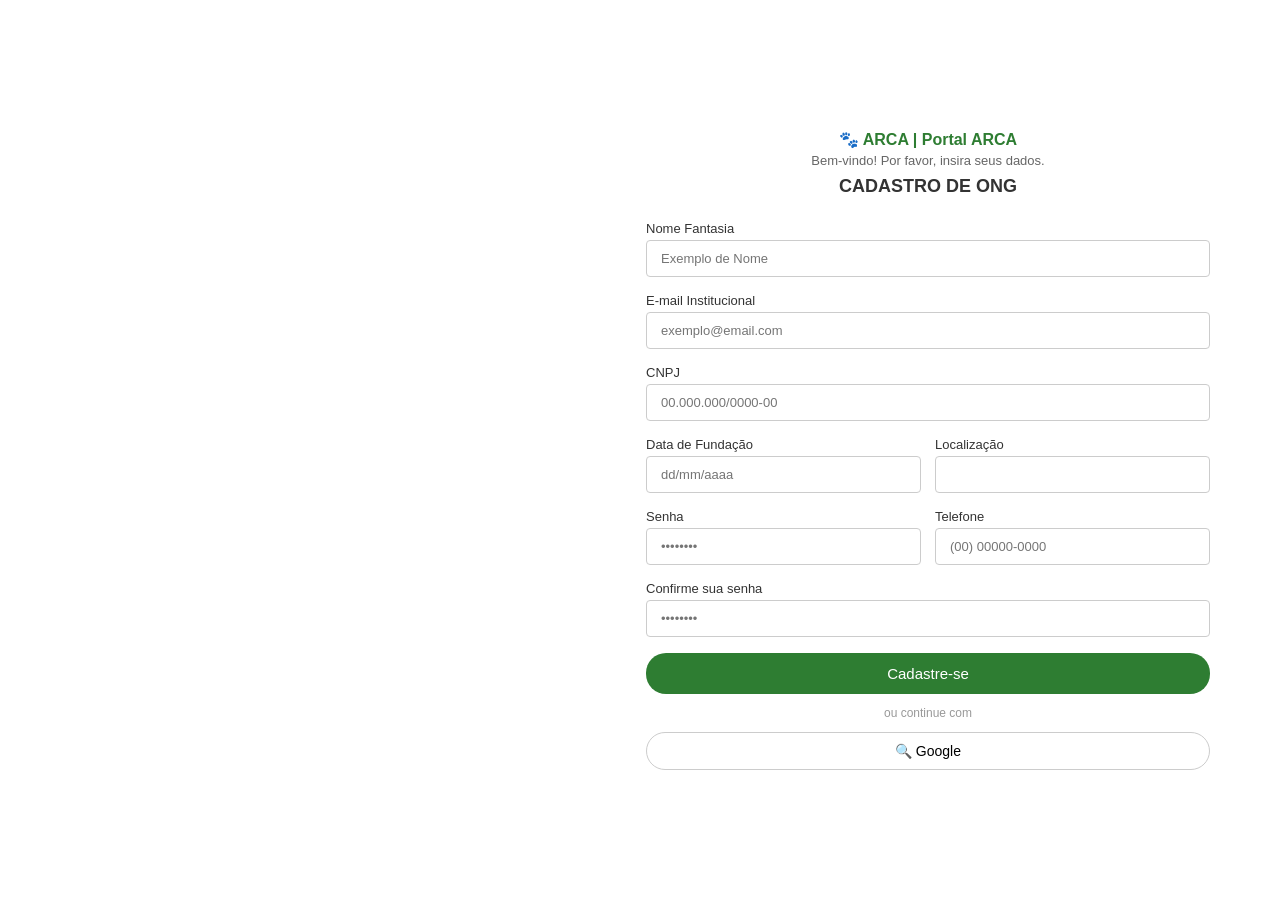
<file: testando-main/interdisciplina/cadastro-ong.html>
<!DOCTYPE html>
<html lang="pt-BR">
<head>
  <meta charset="UTF-8">
  <title>Portal ARCA - Cadastro ONG</title>
  <style>
    * { margin: 0; padding: 0; box-sizing: border-box; }

    body {
      font-family: Arial, sans-serif;
      height: 100vh;
      display: flex;
      background: white;
    }

    






.foto {
      width: 45%;
      height: 100vh;
      background: url('https://premierpet.com.br/wp-content/uploads/2025/03/model-banner-linguagemcorporal-mobile-v1-1024x1024.png') center/cover;
    }





    .form-area {
      width: 55%;
      height: 100vh;
      padding: 50px 70px;
      display: flex;
      flex-direction: column;
      justify-content: center;
    }

    .logo {
      text-align: center;
      font-size: 16px;
      font-weight: bold;
      color: #2e7d32;
      margin-bottom: 4px;
    }

    .subtitle {
      text-align: center;
      font-size: 13px;
      color: #666;
      margin-bottom: 8px;
    }

    .titulo-cadastro {
      text-align: center;
      font-size: 18px;
      font-weight: bold;
      color: #333;
      margin-bottom: 24px;
    }

    label {
      font-size: 13px;
      color: #333;
      margin-bottom: 4px;
      display: block;
    }

    input {
      width: 100%;
      padding: 10px 14px;
      border: 1px solid #ccc;
      border-radius: 4px;
      font-size: 13px;
      margin-bottom: 16px;
    }








    .duas-colunas {
      display: flex;
      gap: 14px;
    }

    .duas-colunas div {
      flex: 1;
    }

    .btn-cadastrar {
      width: 100%;
      padding: 12px;
      background: #2e7d32;
      color: white;
      border: none;
      border-radius: 20px;
      font-size: 15px;
      cursor: pointer;
      margin-bottom: 12px;
    }

    .ou {
      text-align: center;
      font-size: 12px;
      color: #999;
      margin-bottom: 12px;
    }

    .btn-google {
      width: 100%;
      padding: 10px;
      background: white;
      border: 1px solid #ccc;
      border-radius: 20px;
      font-size: 14px;
      cursor: pointer;
    }
  </style>
</head>
<body>








  <div class="foto"></div>

  







  <div class="form-area">

    <div class="logo">🐾 ARCA | Portal ARCA</div>
    <div class="subtitle">Bem-vindo! Por favor, insira seus dados.</div>
    <div class="titulo-cadastro">CADASTRO DE ONG</div>

    <label>Nome Fantasia</label>
    <input type="text" placeholder="Exemplo de Nome">

    <label>E-mail Institucional</label>
    <input type="email" placeholder="exemplo@email.com">

    <label>CNPJ</label>
    <input type="text" placeholder="00.000.000/0000-00">

    







    <div class="duas-colunas">
      <div>
        <label>Data de Fundação</label>
        <input type="text" placeholder="dd/mm/aaaa">
      </div>
      <div>
        <label>Localização</label>
        <input type="text" placeholder="">
      </div>
    </div>

    






    
    <div class="duas-colunas">
      <div>
        <label>Senha</label>
        <input type="password" placeholder="••••••••">
      </div>
      <div>
        <label>Telefone</label>
        <input type="text" placeholder="(00) 00000-0000">
      </div>
    </div>

    <label>Confirme sua senha</label>
    <input type="password" placeholder="••••••••">

    <button class="btn-cadastrar">Cadastre-se</button>

    <div class="ou">ou continue com</div>

    <button class="btn-google">🔍 Google</button>

  </div>

</body>
</html>
</file>
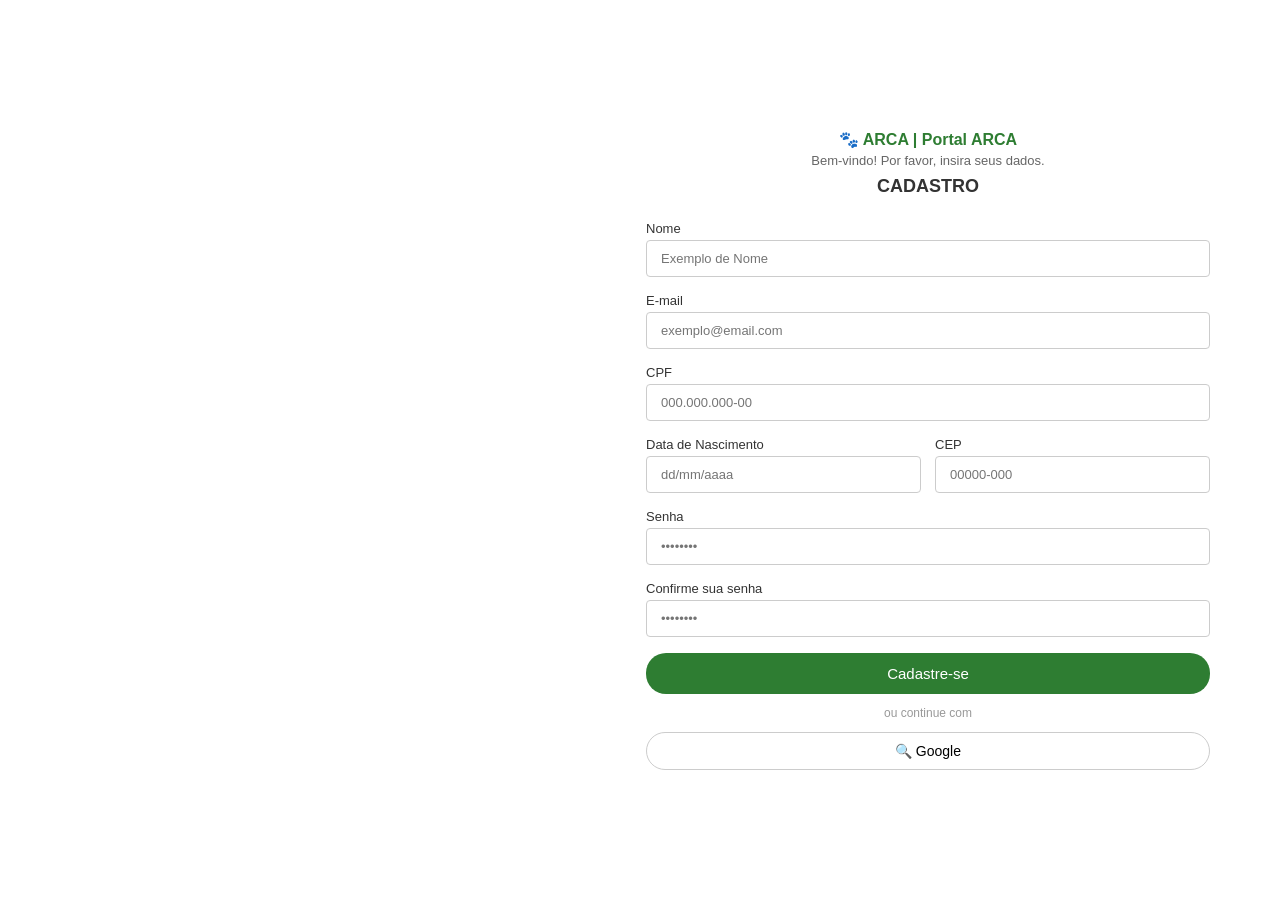
<file: testando-main/interdisciplina/cadastro-tutor.html>
<!DOCTYPE html>
<html lang="pt-BR">
<head>
  <meta charset="UTF-8">
  <title>Portal ARCA - Cadastro</title>
  <style>
    * { margin: 0; padding: 0; box-sizing: border-box; }

    body {
      font-family: Arial, sans-serif;
      height: 100vh;
      display: flex;
      background: white;
    }

.foto {
      width: 45%;
      height: 100vh;
      background: url('https://premierpet.com.br/wp-content/uploads/2025/03/model-banner-linguagemcorporal-mobile-v1-1024x1024.png') center/cover;
    }

    .form-area {
      width: 55%;
      height: 100vh;
      padding: 60px 70px;
      display: flex;
      flex-direction: column;
      justify-content: center;
    }

    .logo {
      text-align: center;
      font-size: 16px;
      font-weight: bold;
      color: #2e7d32;
      margin-bottom: 4px;
    }

    .subtitle {
      text-align: center;
      font-size: 13px;
      color: #666;
      margin-bottom: 8px;
    }

    .titulo-cadastro {
      text-align: center;
      font-size: 18px;
      font-weight: bold;
      color: #333;
      margin-bottom: 24px;
    }

    label {
      font-size: 13px;
      color: #333;
      margin-bottom: 4px;
      display: block;
    }

    input {
      width: 100%;
      padding: 10px 14px;
      border: 1px solid #ccc;
      border-radius: 4px;
      font-size: 13px;
      margin-bottom: 16px;
    }

    .duas-colunas {
      display: flex;
      gap: 14px;
    }

    .duas-colunas div {
      flex: 1;
    }

    .btn-cadastrar {
      width: 100%;
      padding: 12px;
      background: #2e7d32;
      color: white;
      border: none;
      border-radius: 20px;
      font-size: 15px;
      cursor: pointer;
      margin-bottom: 12px;
    }

    .ou {
      text-align: center;
      font-size: 12px;
      color: #999;
      margin-bottom: 12px;
    }

    .btn-google {
      width: 100%;
      padding: 10px;
      background: white;
      border: 1px solid #ccc;
      border-radius: 20px;
      font-size: 14px;
      cursor: pointer;
    }
  </style>
</head>
<body>

  <div class="foto"></div>

  <div class="form-area">

    <div class="logo">🐾 ARCA | Portal ARCA</div>
    <div class="subtitle">Bem-vindo! Por favor, insira seus dados.</div>
    <div class="titulo-cadastro">CADASTRO</div>

    <label>Nome</label>
    <input type="text" placeholder="Exemplo de Nome">

    <label>E-mail</label>
    <input type="email" placeholder="exemplo@email.com">

    <label>CPF</label>
    <input type="text" placeholder="000.000.000-00">

    <div class="duas-colunas">
      <div>
        <label>Data de Nascimento</label>
        <input type="text" placeholder="dd/mm/aaaa">
      </div>
      <div>
        <label>CEP</label>
        <input type="text" placeholder="00000-000">
      </div>
    </div>

    <label>Senha</label>
    <input type="password" placeholder="••••••••">

    <label>Confirme sua senha</label>
    <input type="password" placeholder="••••••••">

    <button class="btn-cadastrar">Cadastre-se</button>

    <div class="ou">ou continue com</div>

    <button class="btn-google">🔍 Google</button>

  </div>

  <script>
    document.querySelector('.btn-cadastrar').addEventListener('click', function () {
      alert('✅ Cadastro realizado com sucesso!');
      window.location.href = '../index.html'});
  </script>

</body>
</html>
</file>
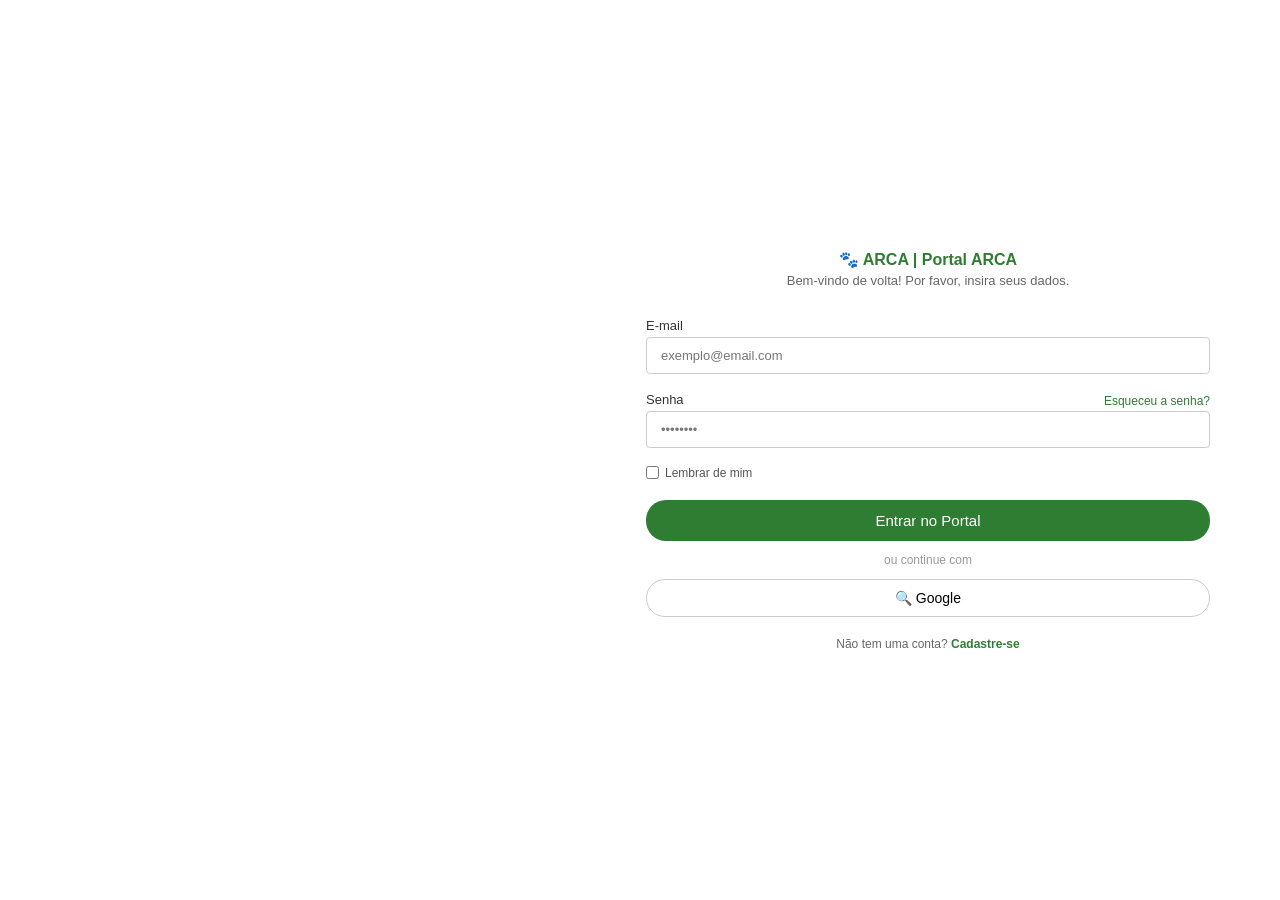
<file: testando-main/interdisciplina/login.html>
<!DOCTYPE html>
<html lang="pt-BR">
<head>
  <meta charset="UTF-8">
  <title>Portal ARCA - Login</title>
  <style>
    * { margin: 0; padding: 0; box-sizing: border-box; }

    body {
      font-family: Arial, sans-serif;
      height: 100vh;
      display: flex;
      background: white;
    }

    .foto {
      width: 45%;
      height: 100vh;
      background: url('https://upload.wikimedia.org/wikipedia/commons/thumb/3/3a/Cat03.jpg/1200px-Cat03.jpg') center/cover;
    }

    .form-area {
      width: 55%;
      height: 100vh;
      padding: 60px 70px;
      display: flex;
      flex-direction: column;
      justify-content: center;
    }

    .logo {
      text-align: center;
      font-size: 16px;
      font-weight: bold;
      color: #2e7d32;
      margin-bottom: 4px;
    }

    .subtitle {
      text-align: center;
      font-size: 13px;
      color: #666;
      margin-bottom: 30px;
    }

    label {
      font-size: 13px;
      color: #333;
      margin-bottom: 4px;
      display: block;
    }

    input {
      width: 100%;
      padding: 10px 14px;
      border: 1px solid #ccc;
      border-radius: 4px;
      font-size: 13px;
      margin-bottom: 18px;
    }

    .row-senha {
      display: flex;
      justify-content: space-between;
      align-items: center;
    }

    .row-senha a {
      font-size: 12px;
      color: #2e7d32;
      text-decoration: none;
    }

    .lembrar {
      display: flex;
      align-items: center;
      gap: 6px;
      font-size: 12px;
      color: #555;
      margin-bottom: 20px;
    }

    .btn-entrar {
      width: 100%;
      padding: 12px;
      background: #2e7d32;
      color: white;
      border: none;
      border-radius: 20px;
      font-size: 15px;
      cursor: pointer;
      margin-bottom: 12px;
    }

    .ou {
      text-align: center;
      font-size: 12px;
      color: #999;
      margin-bottom: 12px;
    }

    .btn-google {
      width: 100%;
      padding: 10px;
      background: white;
      border: 1px solid #ccc;
      border-radius: 20px;
      font-size: 14px;
      cursor: pointer;
      margin-bottom: 20px;
    }

    .cadastro {
      text-align: center;
      font-size: 12px;
      color: #666;
    }

    .cadastro a {
      color: #2e7d32;
      text-decoration: none;
      font-weight: bold;
    }













    .msg-erro {
      display: none;
      background: #ffebee;
      border: 1px solid #ef9a9a;
      border-radius: 4px;
      padding: 10px 14px;
      font-size: 13px;
      color: #c62828;
      margin-bottom: 14px;
    }
    .msg-erro.visivel { display: block; }
    input.campo-invalido { border-color: #c62828; }
  </style>
</head>
<body>

  <div class="foto"></div>

  <div class="form-area">

    <div class="logo">🐾 ARCA | Portal ARCA</div>
    <div class="subtitle">Bem-vindo de volta! Por favor, insira seus dados.</div>

    <div class="msg-erro" id="msg-erro"></div>

    <label>E-mail</label>
    <input type="email" id="campo-usuario" placeholder="exemplo@email.com">

    <div class="row-senha">
      <label>Senha</label>
      <a href="#">Esqueceu a senha?</a>
    </div>
    <input type="password" id="campo-senha" placeholder="••••••••">

    <label class="lembrar">
      <input type="checkbox" style="width:auto; margin:0;"> Lembrar de mim
    </label>

    <button class="btn-entrar" onclick="validarLogin()">Entrar no Portal</button>

    <div class="ou">ou continue com</div>

    <button class="btn-google">🔍 Google</button>

    <div class="cadastro">
Não tem uma conta? <a href="/cadastro-tutor.html">Cadastre-se</a>

    </div>

  </div>

  <script>
    const USUARIOS = {
      tutor: '123456'
    };

    function validarLogin() {
      const usuario = document.getElementById('campo-usuario').value.trim().toLowerCase();
      const senha   = document.getElementById('campo-senha').value;
      const msgErro = document.getElementById('msg-erro');
      const inputU  = document.getElementById('campo-usuario');
      const inputS  = document.getElementById('campo-senha');













      msgErro.classList.remove('visivel');
      inputU.classList.remove('campo-invalido');
      inputS.classList.remove('campo-invalido');













      if (!usuario || !senha) {
        msgErro.textContent = '⚠️ Preencha o e-mail e a senha.';
        msgErro.classList.add('visivel');
        if (!usuario) inputU.classList.add('campo-invalido');
        if (!senha)   inputS.classList.add('campo-invalido');
        return;
      }













      if (!USUARIOS[usuario] || USUARIOS[usuario] !== senha) {
        msgErro.textContent = '⚠️ Usuário ou senha incorretos.';
        msgErro.classList.add('visivel');
        inputU.classList.add('campo-invalido');
        inputS.classList.add('campo-invalido');
        inputS.value = '';
        return;
      }













      window.location.href = 'index.html';
    }

    document.getElementById('campo-senha')
      .addEventListener('keydown', function(e) {
        if (e.key === 'Enter') validarLogin();
      });
  </script>

</body>
</html>
</file>
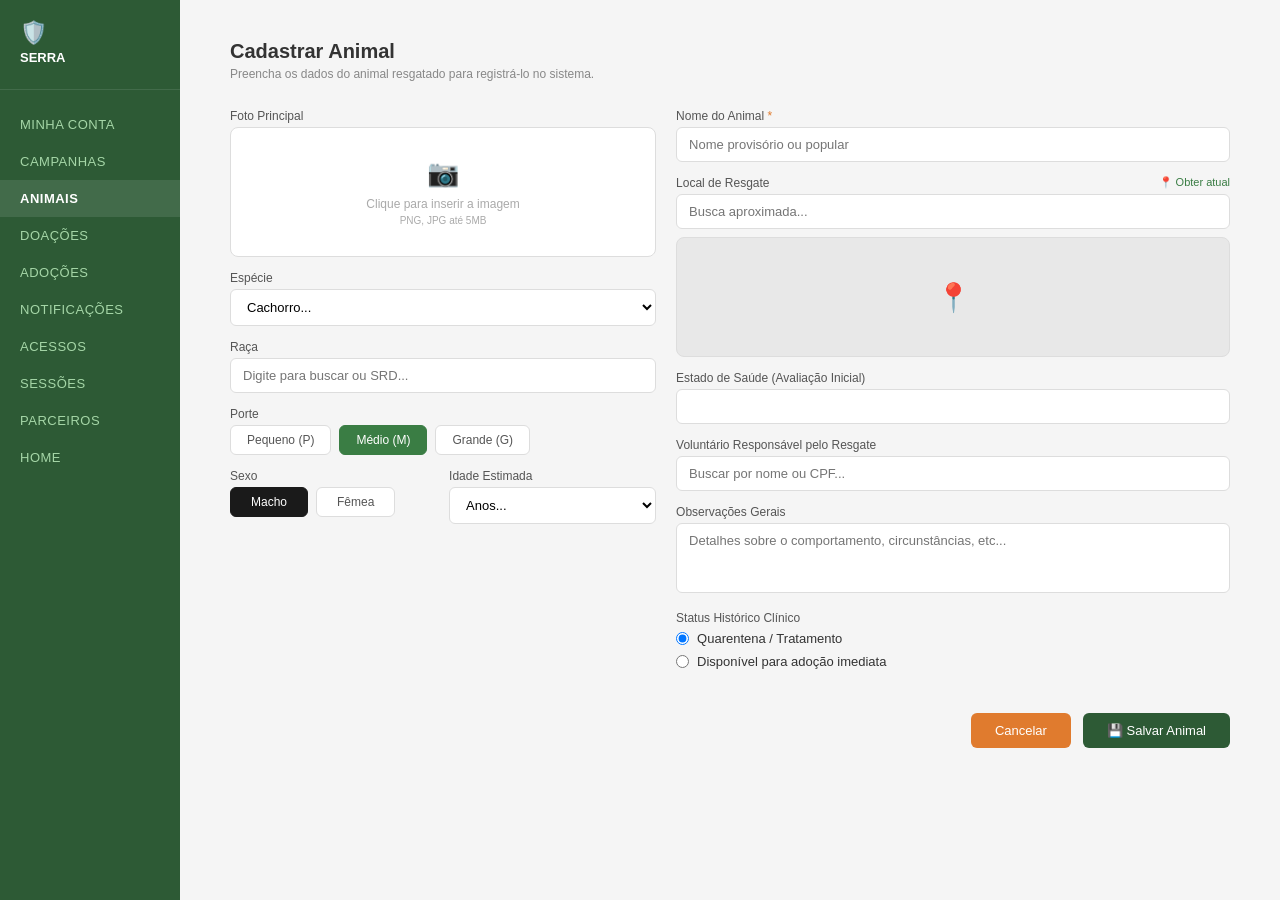
<file: testando-main/interdisciplina/lider de ong/cadastro-animal.html>
<!DOCTYPE html>
<html lang="pt-BR">
<head>
  <meta charset="UTF-8">
  <title>Portal ARCA - Cadastrar Animal</title>
  <style>
    * { margin: 0; padding: 0; box-sizing: border-box; }
    body { font-family: Arial, sans-serif; color: #333; display: flex; min-height: 100vh; background: #f5f5f5; }

    






    .sidebar {
      width: 180px; background: #2d5a35; min-height: 100vh;
      display: flex; flex-direction: column; padding: 20px 0; flex-shrink: 0;
    }
    .sidebar-logo {
      color: white; font-size: 13px; font-weight: bold;
      padding: 0 20px 24px; border-bottom: 1px solid rgba(255,255,255,0.1); margin-bottom: 16px;
    }
    .sidebar-logo .escudo { font-size: 22px; display: block; margin-bottom: 4px; }
    .sidebar ul { list-style: none; }
    .sidebar ul li a {
      display: block; padding: 11px 20px;
      color: #a5d6a7; text-decoration: none; font-size: 13px; letter-spacing: 0.5px;
    }
    .sidebar ul li.ativo a { color: white; font-weight: bold; background: rgba(255,255,255,0.1); }









    .content { flex: 1; padding: 40px 50px; }
    .content h1 { font-size: 20px; font-weight: bold; margin-bottom: 4px; }
    .content .sub { font-size: 12px; color: #888; margin-bottom: 28px; }

   







    .grid { display: flex; gap: 20px; }
    .col-esq { flex: 1; }
    .col-dir { flex: 1.3; }

   






    .campo { margin-bottom: 14px; }
    label { font-size: 12px; color: #555; display: block; margin-bottom: 4px; }
    label span { color: #e07b2e; }

    input[type="text"], input[type="number"], select, textarea {
      width: 100%; padding: 9px 12px;
      border: 1px solid #ddd; border-radius: 6px;
      font-size: 13px; font-family: Arial; background: white;
    }
    textarea { height: 70px; resize: none; }

    







    .foto-box {
      border: 1px solid #ddd; border-radius: 8px;
      background: white; padding: 30px;
      text-align: center; color: #aaa; font-size: 12px;
      margin-bottom: 14px; cursor: pointer;
    }
    .foto-box .ic { font-size: 26px; display: block; margin-bottom: 8px; }
    .foto-box small { font-size: 10px; display: block; margin-top: 4px; }








    .btn-group { display: flex; gap: 8px; margin-top: 4px; }
    .btn-sel {
      padding: 7px 16px; border-radius: 6px; font-size: 12px; cursor: pointer;
      border: 1px solid #ddd; background: white; color: #555;
    }
    .btn-sel.ativo { background: #3a7d44; color: white; border-color: #3a7d44; }

  







    .sexo-group { display: flex; gap: 8px; margin-top: 4px; }
    .sexo-btn {
      padding: 7px 20px; border-radius: 6px; font-size: 12px; cursor: pointer;
      border: 1px solid #ddd; background: white; color: #555;
    }
    .sexo-btn.ativo { background: #1a1a1a; color: white; border-color: #1a1a1a; }

   





    .linha { display: flex; gap: 12px; }
    .linha .campo { flex: 1; }

    






    .mapa-box {
      border: 1px solid #ddd; border-radius: 8px;
      background: #e8e8e8; height: 120px; margin-bottom: 14px;
      display: flex; align-items: center; justify-content: center;
      font-size: 28px; color: #e07b2e;
    }

   




    .radio-group { display: flex; flex-direction: column; gap: 8px; margin-top: 6px; }
    .radio-group label {
      display: flex; align-items: center; gap: 8px;
      font-size: 13px; color: #333; margin: 0; cursor: pointer;
    }

   





    .footer-btns {
      display: flex; justify-content: flex-end; gap: 12px;
      margin-top: 30px;
    }
    .btn-cancelar {
      background: #e07b2e; color: white; border: none;
      padding: 10px 24px; border-radius: 6px; font-size: 13px; cursor: pointer;
    }
    .btn-salvar {
      background: #2d5a35; color: white; border: none;
      padding: 10px 24px; border-radius: 6px; font-size: 13px; cursor: pointer;
      display: flex; align-items: center; gap: 6px;
    }

    .obter-atual {
      font-size: 11px; color: #3a7d44; cursor: pointer;
      display: flex; align-items: center; gap: 4px; float: right;
    }
  </style>
</head>
<body>

  






  <div class="sidebar">
    <div class="sidebar-logo">
      <span class="escudo">🛡️</span>
      SERRA
    </div>
    <ul>
      <li><a href="#">MINHA CONTA</a></li>
      <li><a href="#">CAMPANHAS</a></li>
      <li class="ativo"><a href="#">ANIMAIS</a></li>
      <li><a href="#">DOAÇÕES</a></li>
      <li><a href="#">ADOÇÕES</a></li>
      <li><a href="#">NOTIFICAÇÕES</a></li>
      <li><a href="#">ACESSOS</a></li>
      <li><a href="#">SESSÕES</a></li>
      <li><a href="#">PARCEIROS</a></li>
      <li><a href="/servicos/index/index (2).html">HOME</a></li>
    </ul>
  </div>








  <div class="content">
    <h1>Cadastrar Animal</h1>
    <p class="sub">Preencha os dados do animal resgatado para registrá-lo no sistema.</p>

    <div class="grid">

     





      <div class="col-esq">

        <div class="campo">
          <label>Foto Principal</label>
          <div class="foto-box">
            <span class="ic">📷</span>
            Clique para inserir a imagem
            <small>PNG, JPG até 5MB</small>
          </div>
        </div>

        <div class="campo">
          <label>Espécie</label>
          <select><option>Cachorro...</option><option>Gato</option><option>Outro</option></select>
        </div>

        <div class="campo">
          <label>Raça</label>
          <input type="text" placeholder="Digite para buscar ou SRD...">
        </div>

        <div class="campo">
          <label>Porte</label>
          <div class="btn-group">
            <button class="btn-sel">Pequeno (P)</button>
            <button class="btn-sel ativo">Médio (M)</button>
            <button class="btn-sel">Grande (G)</button>
          </div>
        </div>

        <div class="linha">
          <div class="campo">
            <label>Sexo</label>
            <div class="sexo-group">
              <button class="sexo-btn ativo">Macho</button>
              <button class="sexo-btn">Fêmea</button>
            </div>
          </div>
          <div class="campo">
            <label>Idade Estimada</label>
            <select><option>Anos...</option><option>Filhote</option><option>Adulto</option><option>Idoso</option></select>
          </div>
        </div>

      </div>

   







    
      <div class="col-dir">

        <div class="campo">
          <label>Nome do Animal <span>*</span></label>
          <input type="text" placeholder="Nome provisório ou popular">
        </div>

        <div class="campo">
          <label>
            Local de Resgate
            <span class="obter-atual">📍 Obter atual</span>
          </label>
          <input type="text" placeholder="Busca aproximada..." style="margin-bottom:8px;">
          <div class="mapa-box">📍</div>
        </div>

        <div class="campo">
          <label>Estado de Saúde (Avaliação Inicial)</label>
          <input type="text" placeholder="">
        </div>

        <div class="campo">
          <label>Voluntário Responsável pelo Resgate</label>
          <input type="text" placeholder="Buscar por nome ou CPF...">
        </div>

        <div class="campo">
          <label>Observações Gerais</label>
          <textarea placeholder="Detalhes sobre o comportamento, circunstâncias, etc..."></textarea>
        </div>

        <div class="campo">
          <label>Status Histórico Clínico</label>
          <div class="radio-group">
            <label><input type="radio" name="status" checked> Quarentena / Tratamento</label>
            <label><input type="radio" name="status"> Disponível para adoção imediata</label>
          </div>
        </div>

      </div>
    </div>

   





    
    <div class="footer-btns">
      <button class="btn-cancelar">Cancelar</button>
      <button class="btn-salvar">💾 Salvar Animal</button>
    </div>

  </div>

</body>
</html>
</file>
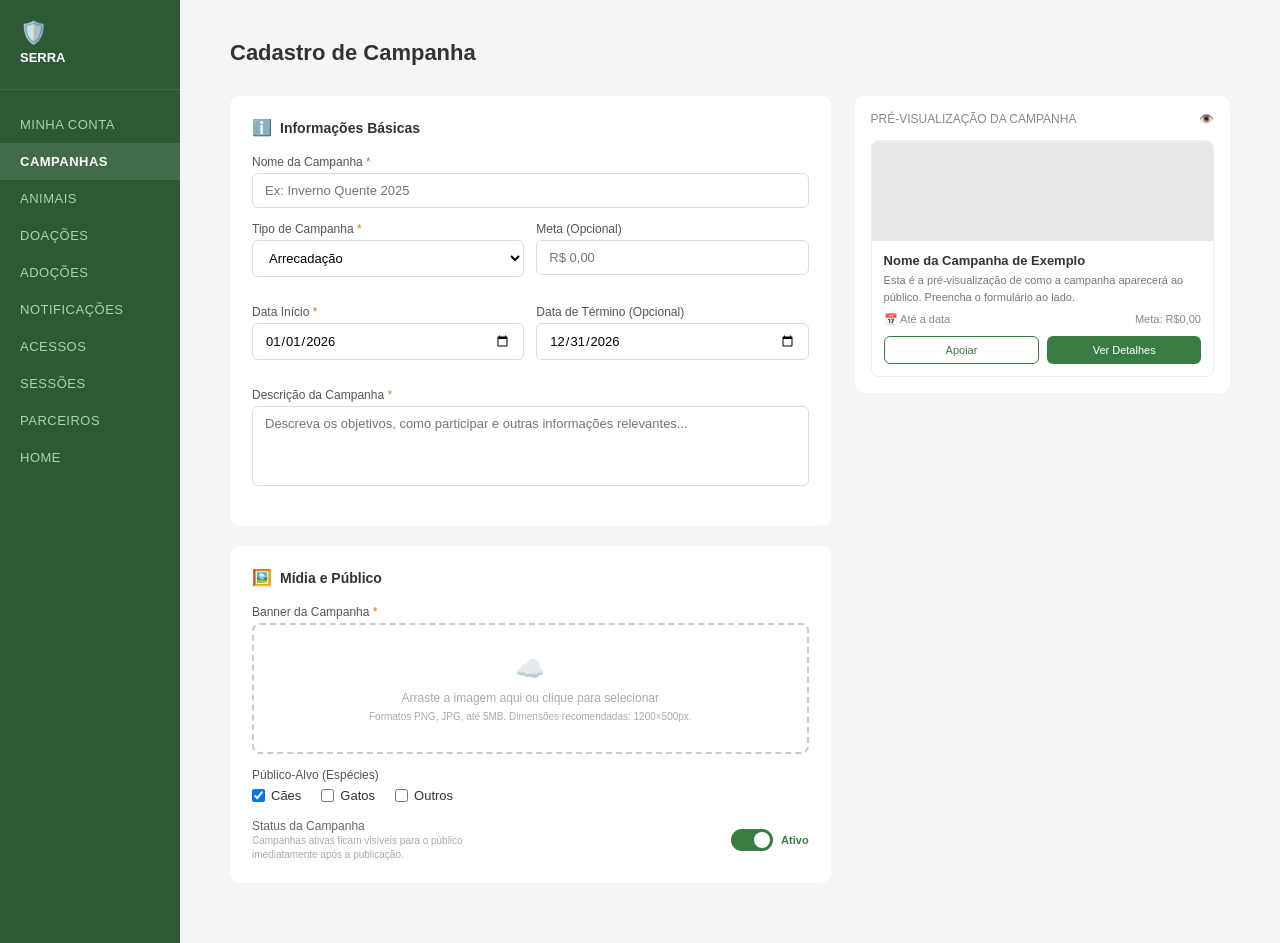
<file: testando-main/interdisciplina/lider de ong/cadastro-campanha.html>
<!DOCTYPE html>
<html lang="pt-BR">
<head>
  <meta charset="UTF-8">
  <title>Portal ARCA - Cadastro de Campanha</title>
  <style>
    * { margin: 0; padding: 0; box-sizing: border-box; }
    body { font-family: Arial, sans-serif; color: #333; display: flex; min-height: 100vh; }

  





    .sidebar {
      width: 180px; background: #2d5a35; min-height: 100vh;
      display: flex; flex-direction: column; padding: 20px 0; flex-shrink: 0;
    }
    .sidebar-logo {
      color: white; font-size: 13px; font-weight: bold;
      padding: 0 20px 24px; border-bottom: 1px solid rgba(255,255,255,0.1);
      margin-bottom: 16px;
    }
    .sidebar-logo .escudo { font-size: 22px; display: block; margin-bottom: 4px; }
    .sidebar ul { list-style: none; }
    .sidebar ul li a {
      display: block; padding: 11px 20px;
      color: #a5d6a7; text-decoration: none; font-size: 13px;
      letter-spacing: 0.5px;
    }
    .sidebar ul li a:hover { background: rgba(255,255,255,0.08); color: white; }
    .sidebar ul li.ativo a { color: white; font-weight: bold; background: rgba(255,255,255,0.1); }

    






    .content { flex: 1; background: #f5f5f5; padding: 40px 50px; }
    .content h1 { font-size: 22px; font-weight: bold; margin-bottom: 30px; }

  






    .layout { display: flex; gap: 24px; align-items: flex-start; }
    .formulario { flex: 1.6; }
    .preview { flex: 1; }









    .secao {
      background: white; border-radius: 10px;
      padding: 22px; margin-bottom: 20px;
    }
    .secao-titulo {
      font-size: 14px; font-weight: bold;
      margin-bottom: 18px; display: flex; align-items: center; gap: 8px;
    }
    .secao-titulo .ic { font-size: 16px; }

    label { font-size: 12px; color: #555; display: block; margin-bottom: 4px; }
    label span { color: #e07b2e; }

    input[type="text"], input[type="date"], input[type="number"], select, textarea {
      width: 100%; padding: 9px 12px;
      border: 1px solid #ddd; border-radius: 6px;
      font-size: 13px; font-family: Arial; background: white;
    }
    textarea { height: 80px; resize: none; }
    select { appearance: auto; }

    .linha { display: flex; gap: 12px; margin-bottom: 14px; }
    .linha .campo { flex: 1; }
    .campo { margin-bottom: 14px; }

   








    .upload-box {
      border: 2px dashed #ccc; border-radius: 8px;
      padding: 30px; text-align: center;
      color: #aaa; font-size: 12px; cursor: pointer;
    }
    .upload-box .ic-up { font-size: 24px; display: block; margin-bottom: 8px; }
    .upload-box small { display: block; margin-top: 6px; font-size: 10px; }

  






    .checkboxes { display: flex; gap: 20px; margin-top: 6px; }
    .checkboxes label { display: flex; align-items: center; gap: 6px; font-size: 13px; color: #333; margin: 0; }

   







    .toggle-row { display: flex; align-items: center; justify-content: space-between; margin-top: 16px; }
    .toggle-row p { font-size: 12px; color: #666; max-width: 260px; }
    .toggle {
      width: 42px; height: 22px; background: #3a7d44;
      border-radius: 20px; position: relative; cursor: pointer; flex-shrink: 0;
    }
    .toggle::after {
      content: ''; position: absolute;
      right: 3px; top: 3px;
      width: 16px; height: 16px; background: white; border-radius: 50%;
    }
    .toggle-label { font-size: 11px; color: #3a7d44; font-weight: bold; margin-left: 8px; }

    






    .preview-box {
      background: white; border-radius: 10px; padding: 16px;
    }
    .preview-header {
      display: flex; align-items: center; justify-content: space-between;
      font-size: 12px; color: #888; margin-bottom: 14px;
    }
    .preview-card {
      border: 1px solid #eee; border-radius: 8px; overflow: hidden;
    }
    .preview-img { width: 100%; height: 100px; background: #e8e8e8; }
    .preview-info { padding: 12px; }
    .preview-info h4 { font-size: 13px; font-weight: bold; margin-bottom: 4px; }
    .preview-info p  { font-size: 11px; color: #777; margin-bottom: 8px; line-height: 1.5; }
    .preview-meta { display: flex; justify-content: space-between; font-size: 11px; color: #888; margin-bottom: 10px; }
    .preview-btns { display: flex; gap: 8px; }
    .preview-btns button {
      flex: 1; padding: 7px; border-radius: 6px; font-size: 11px; cursor: pointer;
    }
    .btn-out-p { background: white; border: 1px solid #3a7d44; color: #3a7d44; }
    .btn-ver   { background: #3a7d44; border: none; color: white; }
  </style>
</head>
<body>









  <div class="sidebar">
    <div class="sidebar-logo">
      <span class="escudo">🛡️</span>
      SERRA
    </div>
    <ul>
      <li><a href="#">MINHA CONTA</a></li>
      <li class="ativo"><a href="#">CAMPANHAS</a></li>
      <li><a href="#">ANIMAIS</a></li>
      <li><a href="/lider de ong/doacoes-ong.html">DOAÇÕES</a></li>
      <li><a href="/lider de ong/adocoes.html">ADOÇÕES</a></li>
      <li><a href="#">NOTIFICAÇÕES</a></li>
      <li><a href="#">ACESSOS</a></li>
      <li><a href="#">SESSÕES</a></li>
      <li><a href="#">PARCEIROS</a></li>
      <li><a href="/servicos/index/index (2).html">HOME</a></li>
    </ul>
  </div>









  <div class="content">
    <h1>Cadastro de Campanha</h1>

    <div class="layout">

      







      <div class="formulario">

        






        <div class="secao">
          <div class="secao-titulo"><span class="ic">ℹ️</span> Informações Básicas</div>

          <div class="campo">
            <label>Nome da Campanha <span>*</span></label>
            <input type="text" placeholder="Ex: Inverno Quente 2025">
          </div>

          <div class="linha">
            <div class="campo">
              <label>Tipo de Campanha <span>*</span></label>
              <select><option>Arrecadação</option><option>Vacinação</option><option>Adoção</option></select>
            </div>
            <div class="campo">
              <label>Meta (Opcional)</label>
              <input type="number" placeholder="R$ 0,00">
            </div>
          </div>

          <div class="linha">
            <div class="campo">
              <label>Data Início <span>*</span></label>
              <input type="date" value="2026-01-01">
            </div>
            <div class="campo">
              <label>Data de Término (Opcional)</label>
              <input type="date" value="2026-12-31">
            </div>
          </div>

          <div class="campo">
            <label>Descrição da Campanha <span>*</span></label>
            <textarea placeholder="Descreva os objetivos, como participar e outras informações relevantes..."></textarea>
          </div>
        </div>

        







        <div class="secao">
          <div class="secao-titulo"><span class="ic">🖼️</span> Mídia e Público</div>

          <div class="campo">
            <label>Banner da Campanha <span>*</span></label>
            <div class="upload-box">
              <span class="ic-up">☁️</span>
              Arraste a imagem aqui ou clique para selecionar
              <small>Formatos PNG, JPG, até 5MB. Dimensões recomendadas: 1200×500px.</small>
            </div>
          </div>

          <div class="campo">
            <label>Público-Alvo (Espécies)</label>
            <div class="checkboxes">
              <label><input type="checkbox" checked> Cães</label>
              <label><input type="checkbox"> Gatos</label>
              <label><input type="checkbox"> Outros</label>
            </div>
          </div>

          <div class="toggle-row">
            <p>Status da Campanha<br><small style="color:#aaa">Campanhas ativas ficam visíveis para o público imediatamente após a publicação.</small></p>
            <div style="display:flex; align-items:center;">
              <div class="toggle"></div>
              <span class="toggle-label">Ativo</span>
            </div>
          </div>
        </div>

      </div>

     






      
      <div class="preview">
        <div class="preview-box">
          <div class="preview-header">
            <span>PRÉ-VISUALIZAÇÃO DA CAMPANHA</span>
            <span>👁️</span>
          </div>
          <div class="preview-card">
            <div class="preview-img"></div>
            <div class="preview-info">
              <h4>Nome da Campanha de Exemplo</h4>
              <p>Esta é a pré-visualização de como a campanha aparecerá ao público. Preencha o formulário ao lado.</p>
              <div class="preview-meta">
                <span>📅 Até a data</span>
                <span>Meta: R$0,00</span>
              </div>
              <div class="preview-btns">
                <button class="btn-out-p">Apoiar</button>
                <button class="btn-ver">Ver Detalhes</button>
              </div>
            </div>
          </div>
        </div>
      </div>

    </div>
  </div>

</body>
</html>
</file>
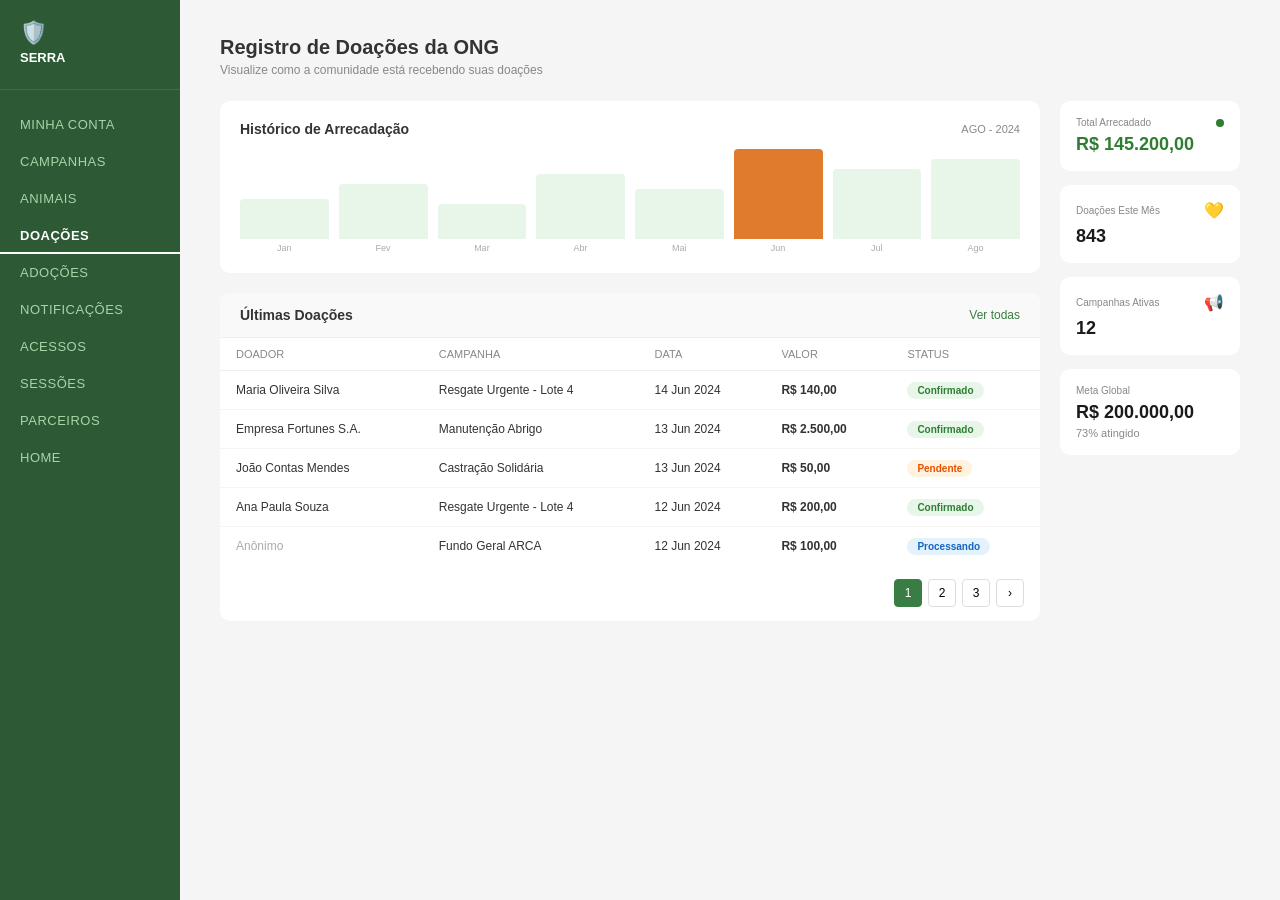
<file: testando-main/interdisciplina/lider de ong/doacoes-ong.html>
<!DOCTYPE html>
<html lang="pt-BR">
<head>
  <meta charset="UTF-8">
  <title>Portal ARCA - Doações ONG</title>
  <style>
    * { margin: 0; padding: 0; box-sizing: border-box; }
    body { font-family: Arial, sans-serif; color: #333; display: flex; min-height: 100vh; background: #f5f5f5; }

   






    .sidebar {
      width: 180px; background: #2d5a35; min-height: 100vh;
      display: flex; flex-direction: column; padding: 20px 0; flex-shrink: 0;
    }
    .sidebar-logo {
      color: white; font-size: 13px; font-weight: bold;
      padding: 0 20px 24px; border-bottom: 1px solid rgba(255,255,255,0.1); margin-bottom: 16px;
    }
    .sidebar-logo .escudo { font-size: 22px; display: block; margin-bottom: 4px; }
    .sidebar ul { list-style: none; }
    .sidebar ul li a {
      display: block; padding: 11px 20px;
      color: #a5d6a7; text-decoration: none; font-size: 13px; letter-spacing: 0.5px;
    }
    .sidebar ul li.ativo a {
      color: white; font-weight: bold;
      border-bottom: 2px solid white; padding-bottom: 9px;
    }

  







    .content { flex: 1; padding: 36px 40px; }
    .content h1 { font-size: 20px; font-weight: bold; margin-bottom: 4px; }
    .content .sub { font-size: 12px; color: #888; margin-bottom: 24px; }

    




    .layout { display: flex; gap: 20px; align-items: flex-start; }
    .main { flex: 1; }
    .side-cards { display: flex; flex-direction: column; gap: 14px; width: 180px; flex-shrink: 0; }

    






    .grafico-box {
      background: white; border-radius: 10px; padding: 20px; margin-bottom: 20px;
    }
    .grafico-header { display: flex; justify-content: space-between; align-items: center; margin-bottom: 16px; }
    .grafico-header h3 { font-size: 14px; font-weight: bold; }
    .grafico-header span { font-size: 11px; color: #888; }

    







    .barras { display: flex; align-items: flex-end; gap: 10px; height: 100px; }
    .barra-wrap { display: flex; flex-direction: column; align-items: center; gap: 4px; flex: 1; }
    .barra { width: 100%; background: #e8f5e9; border-radius: 4px 4px 0 0; }
    .barra.destaque { background: #e07b2e; }
    .barra-label { font-size: 9px; color: #aaa; }

  






    .tabela-box { background: white; border-radius: 10px; overflow: hidden; }
    .tabela-header {
      display: flex; justify-content: space-between; align-items: center;
      padding: 14px 20px; background: #f9f9f9; border-bottom: 1px solid #eee;
    }
    .tabela-header h3 { font-size: 14px; font-weight: bold; }
    .tabela-header a  { font-size: 12px; color: #3a7d44; text-decoration: none; }

    table { width: 100%; border-collapse: collapse; }
    thead th {
      text-align: left; font-size: 11px; color: #888; font-weight: normal;
      padding: 10px 16px; border-bottom: 1px solid #eee; text-transform: uppercase;
    }
    tbody td { padding: 12px 16px; font-size: 12px; border-bottom: 1px solid #f5f5f5; }
    tbody tr:last-child td { border-bottom: none; }
    tbody tr:hover { background: #fafafa; }

    .tag-status {
      padding: 3px 10px; border-radius: 20px; font-size: 10px; font-weight: bold;
    }
    .confirmado { background: #e8f5e9; color: #2e7d32; }
    .pendente   { background: #fff3e0; color: #e65100; }
    .processando { background: #e3f2fd; color: #1565c0; }

    .paginacao { display: flex; gap: 6px; padding: 14px 16px; justify-content: flex-end; }
    .paginacao button {
      width: 28px; height: 28px; border-radius: 4px;
      border: 1px solid #ddd; background: white; font-size: 12px; cursor: pointer;
    }
    .paginacao button.ativo { background: #3a7d44; color: white; border-color: #3a7d44; }

    








    .stat-card {
      background: white; border-radius: 10px; padding: 16px;
    }
    .stat-card .label { font-size: 10px; color: #888; margin-bottom: 6px; display: flex; justify-content: space-between; align-items: center; }
    .stat-card .label .ic { font-size: 16px; }
    .stat-card .valor { font-size: 18px; font-weight: 900; color: #1a1a1a; }
    .stat-card .valor.verde { color: #2e7d32; }
    .stat-card .desc { font-size: 11px; color: #888; margin-top: 4px; }
    .dot-ativo { width: 8px; height: 8px; border-radius: 50%; background: #2e7d32; display: inline-block; }
  </style>
</head>
<body>

 







  <div class="sidebar">
    <div class="sidebar-logo">
      <span class="escudo">🛡️</span>
      SERRA
    </div>
    <ul>
      <li><a href="#">MINHA CONTA</a></li>
      <li><a href="#">CAMPANHAS</a></li>
      <li><a href="#">ANIMAIS</a></li>
      <li class="ativo"><a href="/lider de ong/doacoes-ong.html">DOAÇÕES</a></li>
      <li><a href="/lider de ong/adocoes.html">ADOÇÕES</a></li>
      <li><a href="#">NOTIFICAÇÕES</a></li>
      <li><a href="#">ACESSOS</a></li>
      <li><a href="#">SESSÕES</a></li>
      <li><a href="#">PARCEIROS</a></li>
      <li><a href="/servicos/index/index (2).html">HOME</a></li>
    </ul>
  </div>



  
  <div class="content">
    <h1>Registro de Doações da ONG</h1>
    <p class="sub">Visualize como a comunidade está recebendo suas doações</p>

    <div class="layout">

    






      <div class="main">

        

        <div class="grafico-box">
          <div class="grafico-header">
            <h3>Histórico de Arrecadação</h3>
            <span>AGO - 2024</span>
          </div>
          <div class="barras">
            <div class="barra-wrap"><div class="barra" style="height:40px"></div><span class="barra-label">Jan</span></div>
            <div class="barra-wrap"><div class="barra" style="height:55px"></div><span class="barra-label">Fev</span></div>
            <div class="barra-wrap"><div class="barra" style="height:35px"></div><span class="barra-label">Mar</span></div>
            <div class="barra-wrap"><div class="barra" style="height:65px"></div><span class="barra-label">Abr</span></div>
            <div class="barra-wrap"><div class="barra" style="height:50px"></div><span class="barra-label">Mai</span></div>
            <div class="barra-wrap"><div class="barra destaque" style="height:90px"></div><span class="barra-label">Jun</span></div>
            <div class="barra-wrap"><div class="barra" style="height:70px"></div><span class="barra-label">Jul</span></div>
            <div class="barra-wrap"><div class="barra" style="height:80px"></div><span class="barra-label">Ago</span></div>
          </div>
        </div>

        





        <div class="tabela-box">
          <div class="tabela-header">
            <h3>Últimas Doações</h3>
            <a href="#">Ver todas</a>
          </div>
          <table>
            <thead>
              <tr>
                <th>DOADOR</th>
                <th>CAMPANHA</th>
                <th>DATA</th>
                <th>VALOR</th>
                <th>STATUS</th>
              </tr>
            </thead>
            <tbody>
              <tr>
                <td>Maria Oliveira Silva</td>
                <td>Resgate Urgente - Lote 4</td>
                <td>14 Jun 2024</td>
                <td><strong>R$ 140,00</strong></td>
                <td><span class="tag-status confirmado">Confirmado</span></td>
              </tr>
              <tr>
                <td>Empresa Fortunes S.A.</td>
                <td>Manutenção Abrigo</td>
                <td>13 Jun 2024</td>
                <td><strong>R$ 2.500,00</strong></td>
                <td><span class="tag-status confirmado">Confirmado</span></td>
              </tr>
              <tr>
                <td>João Contas Mendes</td>
                <td>Castração Solidária</td>
                <td>13 Jun 2024</td>
                <td><strong>R$ 50,00</strong></td>
                <td><span class="tag-status pendente">Pendente</span></td>
              </tr>
              <tr>
                <td>Ana Paula Souza</td>
                <td>Resgate Urgente - Lote 4</td>
                <td>12 Jun 2024</td>
                <td><strong>R$ 200,00</strong></td>
                <td><span class="tag-status confirmado">Confirmado</span></td>
              </tr>
              <tr>
                <td style="color:#aaa;">Anônimo</td>
                <td>Fundo Geral ARCA</td>
                <td>12 Jun 2024</td>
                <td><strong>R$ 100,00</strong></td>
                <td><span class="tag-status processando">Processando</span></td>
              </tr>
            </tbody>
          </table>
          <div class="paginacao">
            <button class="ativo">1</button>
            <button>2</button>
            <button>3</button>
            <button>›</button>
          </div>
        </div>

      </div>

      





      
      <div class="side-cards">

        <div class="stat-card">
          <div class="label">
            <span>Total Arrecadado</span>
            <span class="dot-ativo"></span>
          </div>
          <div class="valor verde">R$ 145.200,00</div>
        </div>

        <div class="stat-card">
          <div class="label">
            <span>Doações Este Mês</span>
            <span class="ic">💛</span>
          </div>
          <div class="valor">843</div>
        </div>

        <div class="stat-card">
          <div class="label">
            <span>Campanhas Ativas</span>
            <span class="ic">📢</span>
          </div>
          <div class="valor">12</div>
        </div>

        <div class="stat-card">
          <div class="label">
            <span>Meta Global</span>
          </div>
          <div class="valor">R$ 200.000,00</div>
          <div class="desc">73% atingido</div>
        </div>

      </div>

    </div>
  </div>

</body>
</html>
</file>
